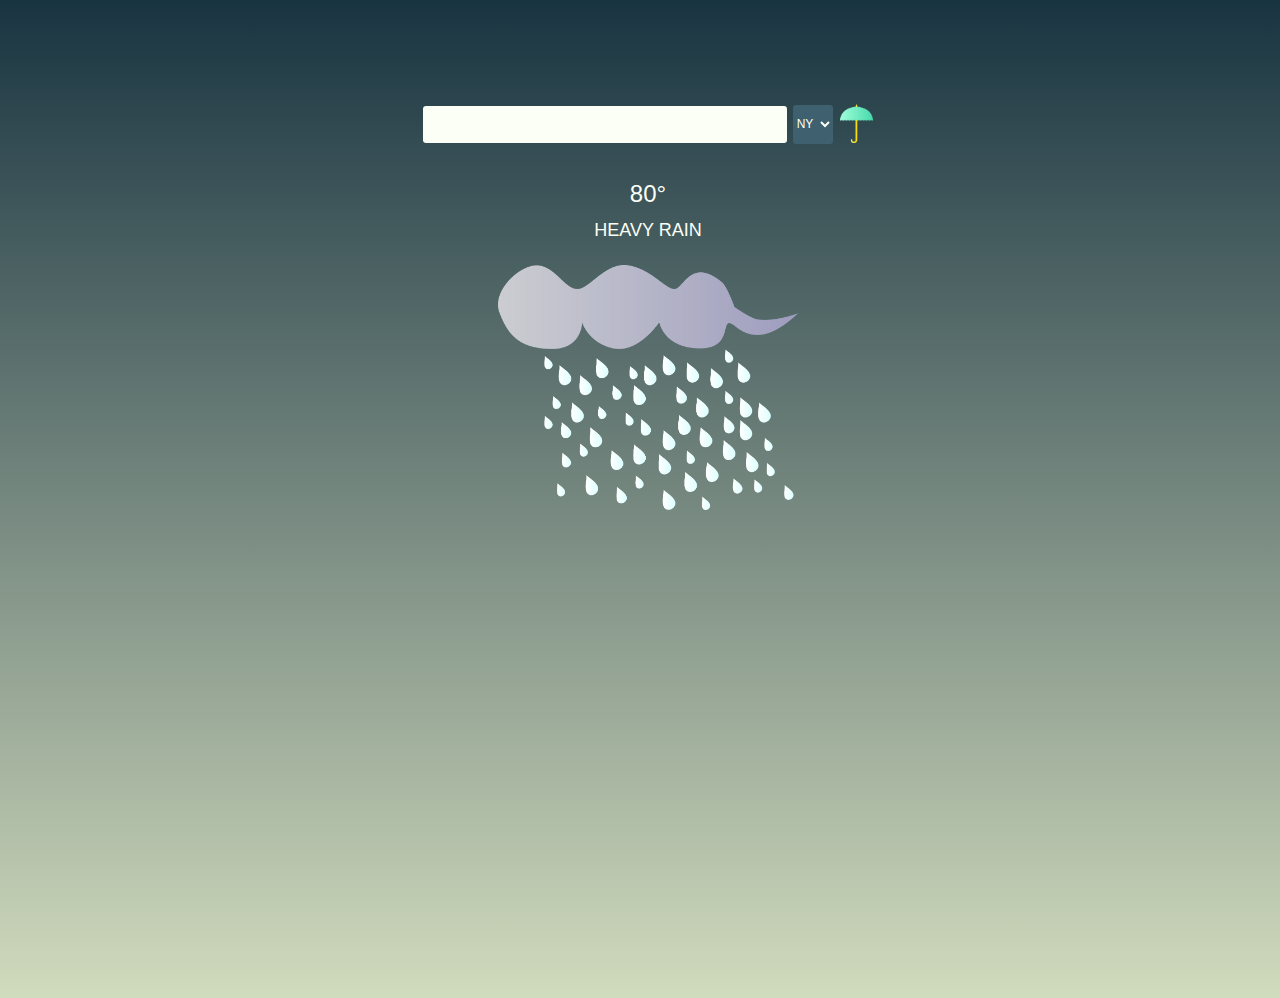
<file: Assignment_3/index.html>
<!doctype html>
<html lang="en">
<head>
	<meta charset="UTF-8" />
	<title>Assignment_3</title>
	<link rel="stylesheet" type="text/css" href="css/style.css">

</head>
<body>
	<div class="input">
		<form class="currentLocation">
			<input type="text" class="currentCity">

			<select class="currentState">
				<option value="AK">AK</option>
				<option value="AL">AL</option>
				<option value="AZ">AZ</option>
				<option value="AR">AR</option>
				<option value="CA">CA</option>
				<option value="CO">CO</option>
				<option value="CT">CT</option>
				<option value="DE">DE</option>
				<option value="FL">FL</option>
				<option value="GA">GA</option>
				<option value="HI">HI</option>
				<option value="IA">IA</option>
				<option value="ID">ID</option>
				<option value="IL">IL</option>
				<option value="IN">IN</option>
				<option value="KS">KS</option>
				<option value="LA">LA</option>
				<option value="MA">MA</option>
				<option value="MD">MD</option>
				<option value="ME">ME</option>
				<option value="MI">MI</option>
				<option value="MN">MN</option>
				<option value="MO">MO</option>
				<option value="MS">MS</option>
				<option value="MT">MT</option>
				<option value="NC">NC</option>
				<option value="ND">ND</option>
				<option value="NE">NE</option>
				<option value="NH">NH</option>
				<option value="NJ">NJ</option>
				<option value="NM">NM</option>
				<option value="NV">NV</option>
				<option value="NY" selected>NY</option>
				<option value="OH">OH</option>
				<option value="OK">OK</option>
				<option value="OR">OR</option>
				<option value="PA">PA</option>
				<option value="RI">RI</option>
				<option value="SC">SC</option>
				<option value="SD">SD</option>
				<option value="TN">TN</option>
				<option value="TX">TX</option>
				<option value="UT">UT</option>
				<option value="VA">VA</option>
				<option value="VT">VT</option>
				<option value="WA">WA</option>
				<option value="WI">WI</option>
				<option value="WV">WV</option>
				<option value="WY">WY</option>
			</select>

			<input type="image" src="img/icon-03.png" id="submit">
		</form>
	</div>

	<div class="weatherWidget">

		<div class="currentWeather">
						
			<div class="text">
				<div class="temperature">
					80°
				</div>
				
				<div class="weather">
					heavy rain
				</div>
			</div>

		</div>

	</div>

	<div class="city">
		<img src="img/cloud-13.png" width="300"/>
	</div>
	<div class="cloud"></div>
	<div class="sun"></div>
		
	<script src="https://ajax.googleapis.com/ajax/libs/jquery/1.11.1/jquery.min.js"></script>
	<script src="js/main.js"></script>
</body>
</html>
</file>
<file: Assignment_3/css/style.css>
body {
	width: 100vw;
	height: 100vh;
	text-align: center;
	background: linear-gradient(#193441, #D1DBBD);
	background-repeat: no-repeat;
}

.text {
	width: 260px;
	height: 85px;
	margin: 0 auto;
	margin-top: 50px;
}

.weather {
	z-index: 150;
	width: 200px;
	height: 40px;
	display: inline-block;
	font-size: 18px;
	color: #FCFFF5;
	font-family: Arial Black, sans-serif;
	text-transform: uppercase;
	text-align: center;
	vertical-align: middle;
}

.temperature {
	z-index: 150;
	width: 105px;
	height: 40px;
	display: inline-block;
	font-size: 24px;
	color: #FCFFF5;
	font-family: Arial Black, sans-serif;
	text-align: center;
	text-transform: uppercase;
}

.input{
	height: 40px;
	margin-top: 10vh;
}

.currentLocation{
	display: inline;
}

.currentCity{
	width: 350px;
	height: 35px;
	padding-left: 0.75em;
	background-position: center;
	font-size: 16px;
	font-family: Arial, sans-serif;
	color: #3E606F;
	background-color: #FCFFF5;
	border: none;
	border-radius: 3px;
	text-transform: capitalize;
}

.currentCity:focus{
	outline: none;
}

.currentState{
	height: 39px;
	font-size: 12px;
	position: relative;
	top: -1px;
	left: 2px;
	font-family: Arial Black, sans-serif;
	color: #FCFFF5;
	background-color: #3E606F;
	border: none;
	border-radius: 3px;
	display: inline-block;
}

.currentState:focus{
	outline: none;
}

#submit{
	height: 39px;
	margin-right: 5px;
	position: relative;
	top:14px;
	left:5px;
}

#submit:focus{
	outline: none;
}

@keyframes cityMove {
	0% {top: 0vh;}
 	100% {top: 2vh;}
}
.city{
	position: relative;
	margin-left: auto;
	margin-right: auto;
	animation: cityMove 3s infinite alternate;
}

@keyframes cloudMove {
	0% {left: 42vw; top: 33vh;}
 	100% {left: 45vw; top: 33vh;}
}
.cloud {
	z-index: 100;
	top: 33vh;
	left: 0px;
	position: absolute;
	animation: cloudMove 3s infinite alternate;
}

.sun {
	z-index: 100;
	top: 33vh;
	position: absolute;
	left: 39vw;
}
</file>
